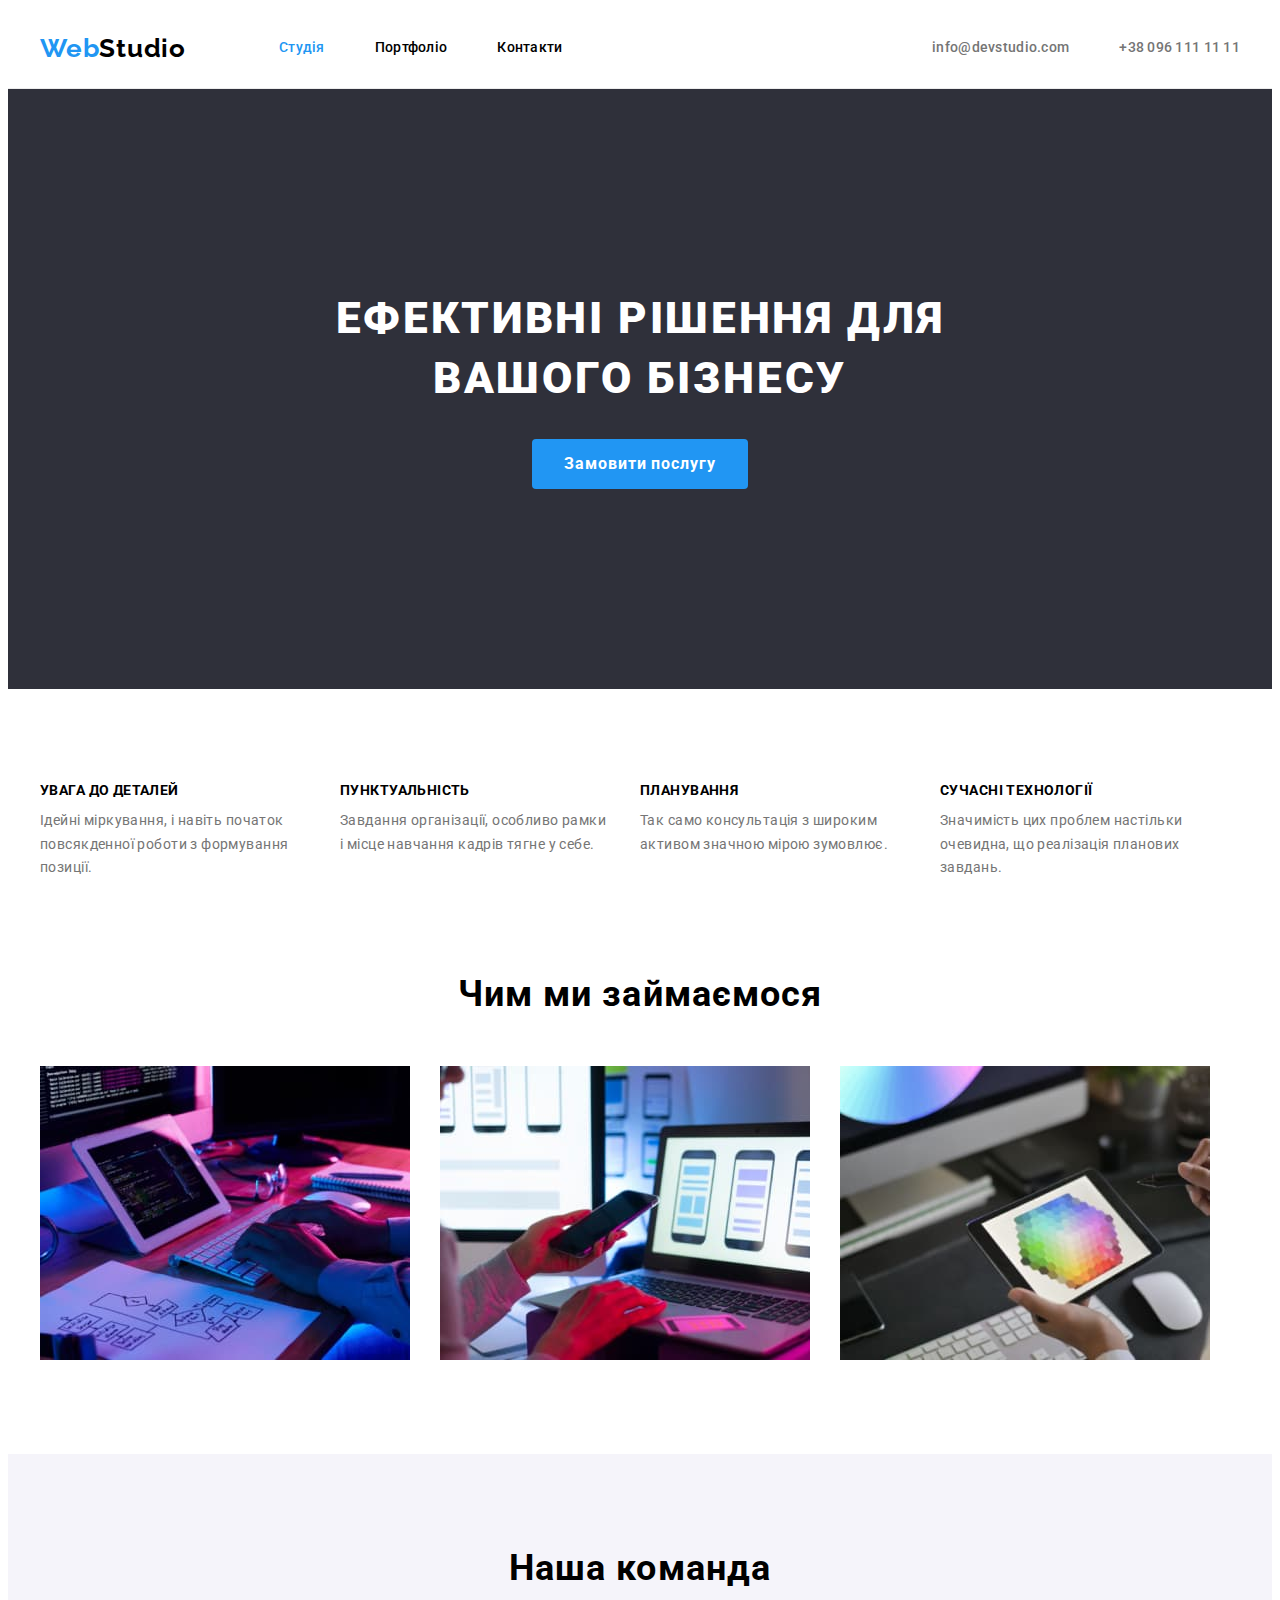
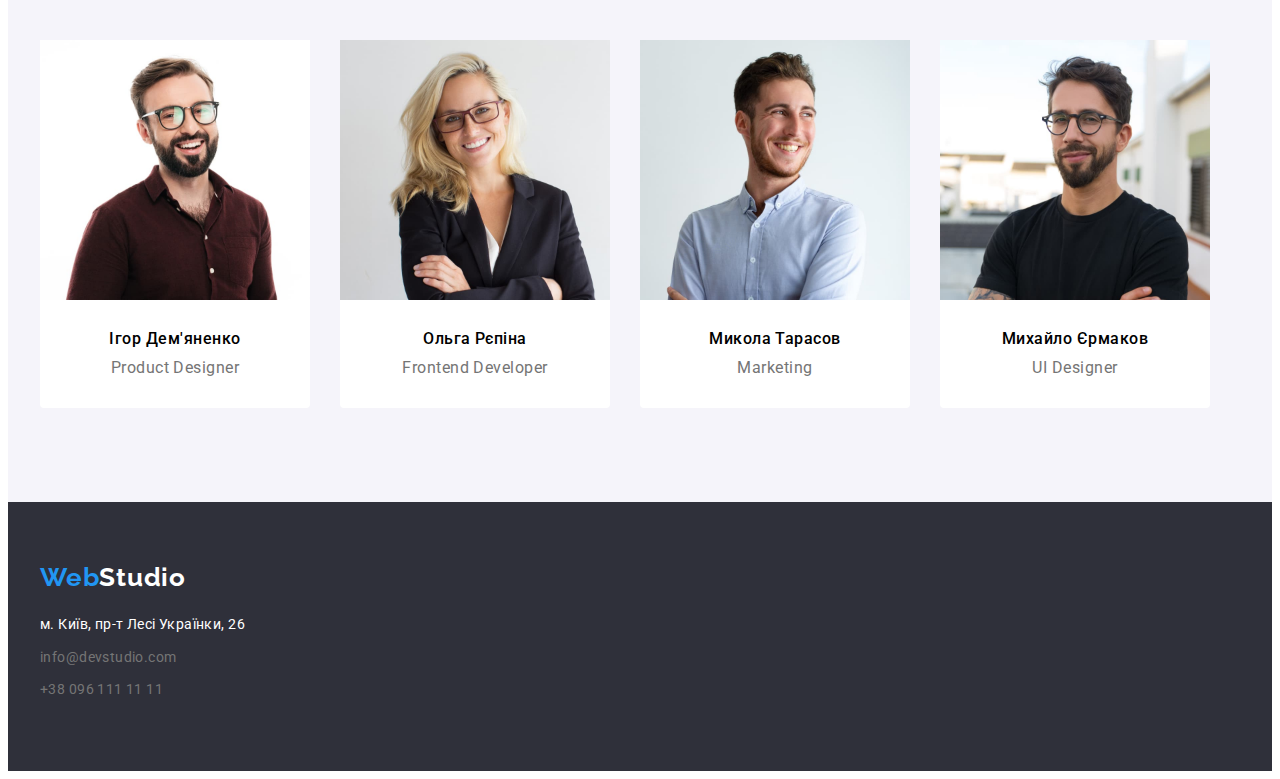
<file: index.html>
<!DOCTYPE html>
<html lang="uk">
<head>
    <meta charset="UTF-8">
    <meta http-equiv="X-UA-Compatible" content="IE=edge">
    <meta name="viewport" content="width=device-width, initial-scale=1.0">
    <title>&#128169;Головна</title>
    <link rel="preconnect" href="https://fonts.googleapis.com"> 
<link rel="preconnect" href="https://fonts.gstatic.com" crossorigin> 
<link href="https://fonts.googleapis.com/css2?&family=Raleway:wght@700&family=Roboto:wght@400;500;700;900&display=swap" rel="stylesheet">
<link rel="stylesheet" href="https://cdnjs.cloudflare.com/ajax/libs/modern-normalize/1.1.0/modern-normalize.min.css" integrity="sha512-wpPYUAdjBVSE4KJnH1VR1HeZfpl1ub8YT/NKx4PuQ5NmX2tKuGu6U/JRp5y+Y8XG2tV+wKQpNHVUX03MfMFn9Q==" crossorigin="anonymous" referrerpolicy="no-referrer" />
    <link rel="stylesheet" href="./css/style.css">
</head>
<body>
    <!-------------------- Шапка ---------------------->
    <header class="header">
        <div class="container header-container">
            <nav class="header-nav">
                <a href="./index.html" class="header-logo">Web<span class="span-header-logo">Studio</span></a>
                <ul class="header-list">
                    <li class="header-item"><a href="./index.html" class="link current">Студія</a></li>
                    <li class="header-item"><a href="./portfolio.html" class="link">Портфоліо</a></li>
                    <li class="header-item"><a href="#" class="link">Контакти</a></li>
                </ul>
            </nav>
    <ul class="header-adress">
        <li class="header-adress-item"><a href="mailto:info@devstudio.com" class="header-adress-link">info@devstudio.com</a></li>
        <li class="header-adress-item"><a href="tel:+380961111111" class="header-adress-link">+38 096 111 11 11</a></li>
    </ul>
        </div>
    </header>
    <main>
    <!-- Герой -->
    <section class="hero">
        <h1 class="hero-h-one">Ефективні рішення для вашого бізнесу</h1>
        <button type="button" class="hero-btn">Замовити послугу</button>
    </section>

<!-- Чому ми? -->
    <section class="advantages">
        <div class="container advantages-container">
            <h2 class="visually-hidden">Чому ми?</h2>
            <ul class="advantages-list">
                <li class="advantages-item">
                    <h3 class="advantages-h-three">Увага до деталей</h3>
                    <p class="advantages-text">Ідейні міркування, і навіть початок повсякденної роботи з формування позиції.</p>
                </li>
                <li class="advantages-item">
                    <h3 class="advantages-h-three">Пунктуальність</h3>
                    <p class="advantages-text">Завдання організації, особливо рамки і місце навчання кадрів тягне у себе.</p>
                </li>
                <li class="advantages-item">
                    <h3 class="advantages-h-three">Планування</h3>
                    <p class="advantages-text">Так само консультація з широким активом значною мірою зумовлює.</p>
                </li>
                <li class="advantages-item">
                    <h3 class="advantages-h-three">Сучасні технології</h3>
                    <p class="advantages-text">Значимість цих проблем настільки очевидна, що реалізація планових завдань.</p>
                </li>
            </ul>
        </div>
    </section>

<!-- Чим ми займаємося -->
    <section class="about">
        <div class="container about-container">
            <h2 class="about-h-two">Чим ми займаємося</h2>
            <ul class="about-list">
                <li class="about-item"><img src="./images/program.jpg" alt="Програмування" width="370" height="294"></li>
                <li class="about-item"><img src="./images/devise.jpg" alt="Адаптація" width="370" height="294"></li>
                <li class="about-item"><img src="./images/color.jpg" alt="Дизайн" width="370" height="294"></li>
            </ul>
        </div>
    </section>
    <!-- Команда -->
    <section class="team">
        <div class="container team-container">
            <h2 class="team-h-two">Наша команда</h2>
            <ul class="team-list">
                <li class="team-item">
                    <img src="./images/igor_demyanenko.jpg" alt="Ігор Дем'яненко" width="270" height="260">
                    <h3 class="team-h-three">Ігор Дем'яненко</h3>
                    <p class="team-text">Product Designer</p>
                </li>
                <li class="team-item">
                    <img src="./images/olga_repina.jpg" alt="Ольга Рєпіна" width="270" height="260">
                    <h3 class="team-h-three">Ольга Рєпіна</h3>
                    <p class="team-text">Frontend Developer</p>
                </li>
                <li class="team-item">
                    <img src="./images/mikola_tarasov.jpg" alt="Микола Тарасов" width="270" height="260">
                    <h3 class="team-h-three">Микола Тарасов</h3>
                    <p class="team-text">Marketing</p>
                </li>
                <li class="team-item">
                    <img src="./images/mihaylo_ermak.jpg" alt="Михайло Єрмаков" width="270" height="260">
                    <h3 class="team-h-three">Михайло Єрмаков</h3>
                    <p class="team-text">UI Designer</p>
                </li>
            </ul>
        </div>
    </section>
    </main>
    <!-- Укриття -->
    <footer class="footer">
        <div class="container footer-container">
            <a href="./index.html" class="footer-logo">Web<span class="span-footer-logo">Studio</span></a>
            <address class="address">
        <ul class="footer-list">
            <li class="footer-item"><a href="https://goo.gl/maps/U3GMHrHtX6qRxoSj9" rel="noopener nofollow noreferrer" target="_blank" class="map">м. Київ, пр-т Лесі Українки, 26</a></li>
            <li class="footer-item"><a href="mailto:info@devstudio.com" class="footer-adress-link">info@devstudio.com</a></li>
            <li class="footer-item"><a href="tel:+380961111111" class="footer-adress-link">+38 096 111 11 11</a></li>
        </ul>
            </address>
        </div>
    </footer>
</body>
</html>
</file>
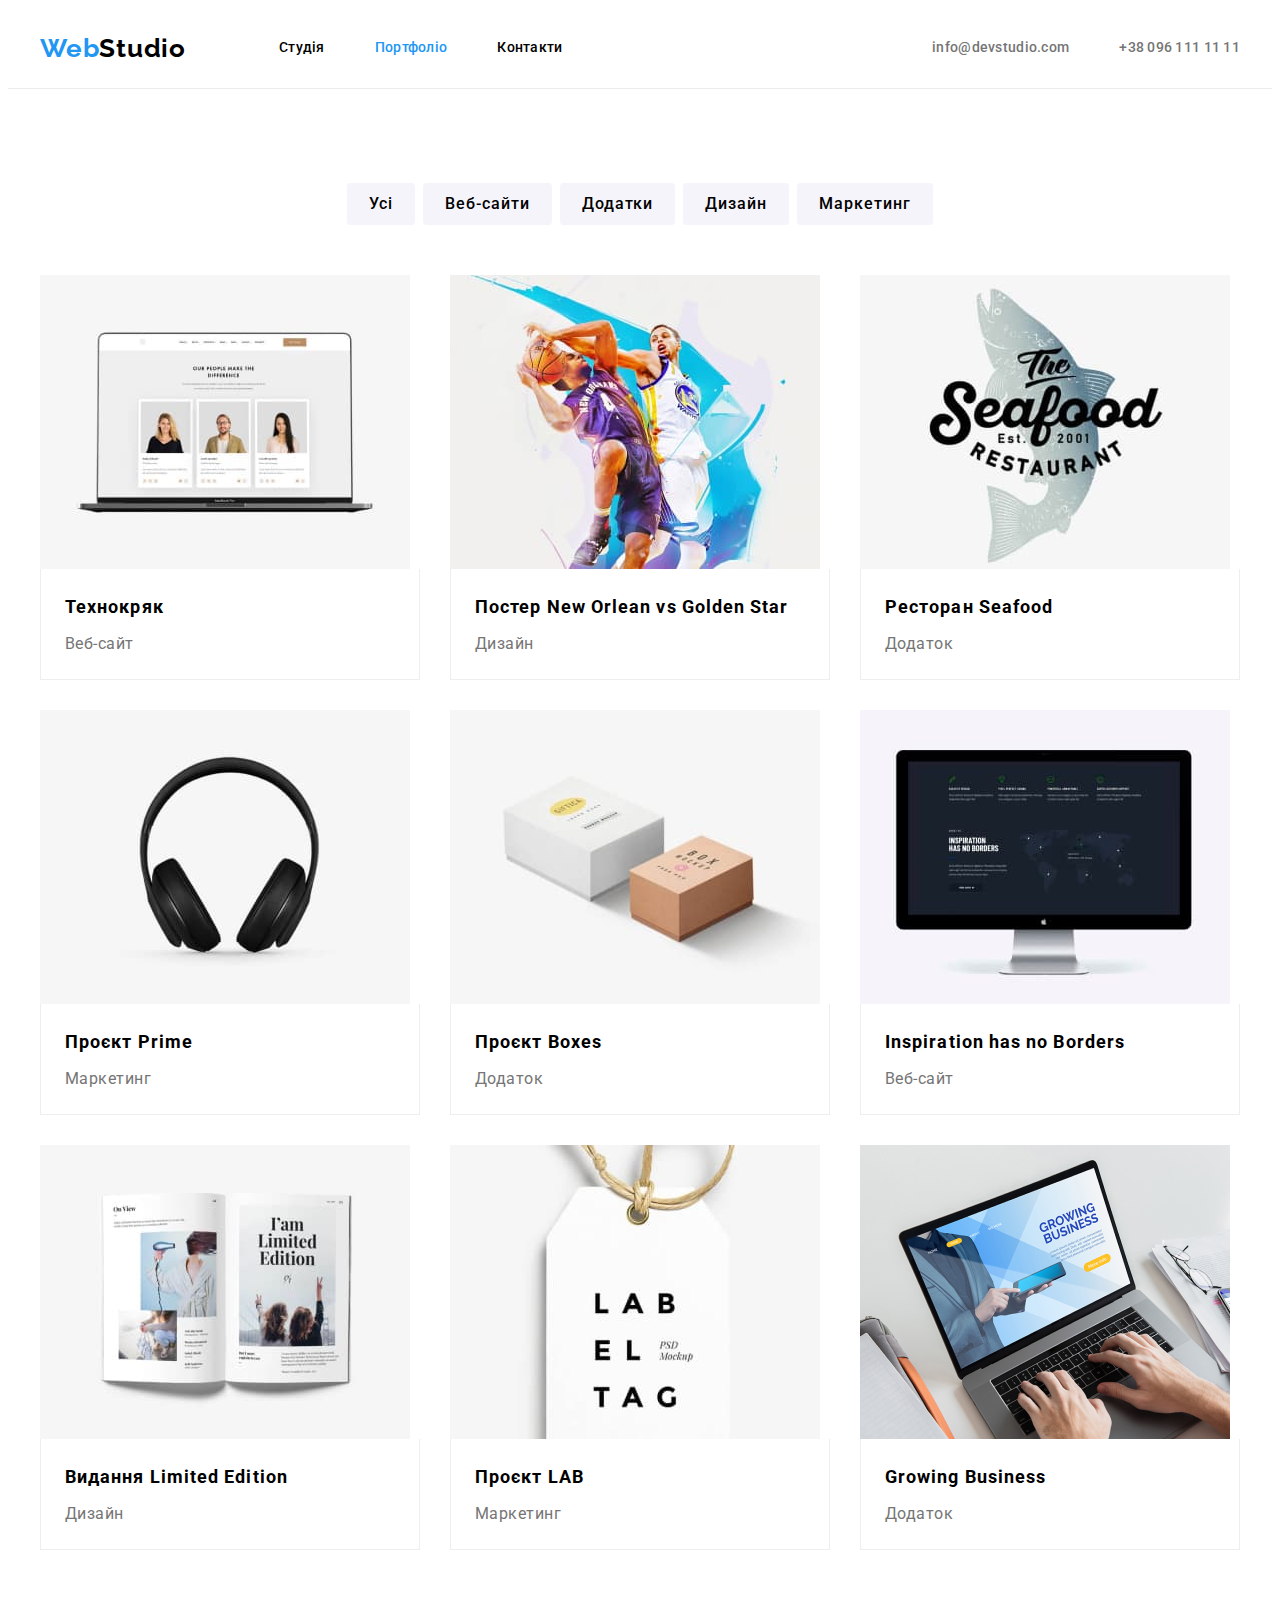
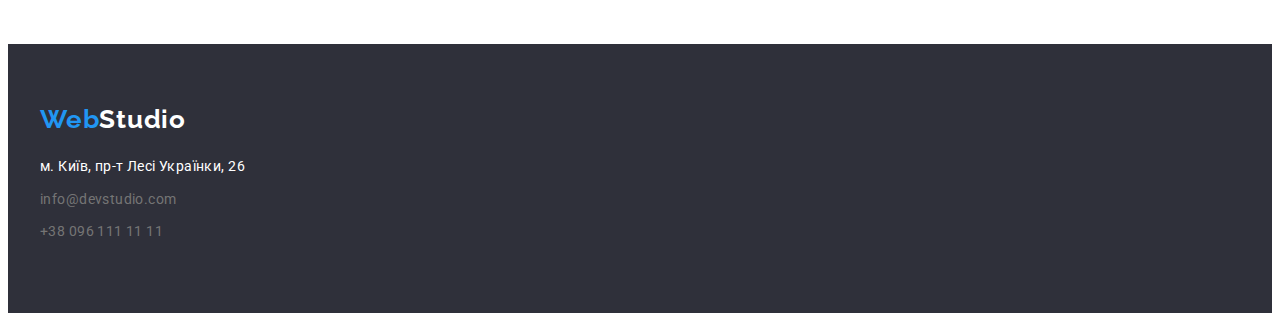
<file: portfolio.html>
<!DOCTYPE html>
<html lang="en">
<head>
    <meta charset="UTF-8">
    <meta http-equiv="X-UA-Compatible" content="IE=edge">
    <meta name="viewport" content="width=device-width, initial-scale=1.0">
    <title>Portfolio</title>
    <link rel="preconnect" href="https://fonts.googleapis.com"> 
<link rel="preconnect" href="https://fonts.gstatic.com" crossorigin> 
<link href="https://fonts.googleapis.com/css2?&family=Raleway:wght@700&family=Roboto:wght@400;500;700;900&display=swap" rel="stylesheet">
<link rel="stylesheet" href="https://cdnjs.cloudflare.com/ajax/libs/modern-normalize/1.1.0/modern-normalize.min.css" integrity="sha512-wpPYUAdjBVSE4KJnH1VR1HeZfpl1ub8YT/NKx4PuQ5NmX2tKuGu6U/JRp5y+Y8XG2tV+wKQpNHVUX03MfMFn9Q==" crossorigin="anonymous" referrerpolicy="no-referrer" />
    <link rel="stylesheet" href="./css/style.css">
</head>
<body>
    <!-------------------- Шапка ---------------------->
    <header class="header">
        <div class="container header-container">
            <nav class="header-nav">
                <a href="./index.html" class="header-logo">Web<span class="span-header-logo">Studio</span></a>
                <ul class="header-list">
                    <li class="header-item"><a href="./index.html" class="link">Студія</a></li>
                    <li class="header-item"><a href="./portfolio.html" class="link current">Портфоліо</a></li>
                    <li class="header-item"><a href="#" class="link">Контакти</a></li>
                </ul>
            </nav>
    <ul class="header-adress">
        <li class="header-adress-item"><a href="mailto:info@devstudio.com" class="header-adress-link">info@devstudio.com</a></li>
        <li class="header-adress-item"><a href="tel:+380961111111" class="header-adress-link">+38 096 111 11 11</a></li>
    </ul>
        </div>
    </header>
<main>
    <!-------------------- Наші роботи ---------------------->
    <section class="works">
        <div class="container works-container">
            <h1 class="visually-hidden">Наші роботи</h1>
                <ul class="works-list-top">
                    <li class="works-item-top"><button type="button" class="button-all btn">Усі</button></li>
                    <li class="works-item-top"><button type="button" class="button-web btn">Веб-сайти</button></li>
                    <li class="works-item-top"><button type="button" class="button-add btn">Додатки</button></li>
                    <li class="works-item-top"><button type="button" class="button-design btn">Дизайн</button></li>
                    <li class="works-item-top"><button type="button" class="button-mark btn">Маркетинг</button></li>
                </ul>
                <ul class="works-list-bottom">
                    <li class="works-item-bottom cards">
                            <a class="works-link" href="#1">
                                    <img src="./images/technokrak.jpg" alt="Технокряк" width="370" height="294">
                                <div class="border-text-card">
                                    <h2 class="works-h-two">Технокряк</h2>
                                    <p class="works-text">Веб-сайт</p>
                                </div>
                            </a>
                    </li>
                    <li class="works-item-bottom cards">
                    <a class="works-link" href="#2">
                                    <img src="./images/basketball.jpg" alt="Постер New Orlean vs Golden Star" width="370" height="294">
                                <div class="border-text-card">
                                    <h2 class="works-h-two">Постер New Orlean vs Golden Star</h2>
                                    <p class="works-text">Дизайн</p>
                                </div>
                            </a>    
                    </li>
                    <li class="works-item-bottom cards">
                            <a class="works-link" href="#3">
                                    <img src="./images/restaurant.jpg" alt="Ресторан Seafood" width="370" height="294">
                                <div class="border-text-card">
                                    <h2 class="works-h-two">Ресторан Seafood</h2>
                                    <p class="works-text">Додаток</p>
                                </div>
                            </a>
                    </li>
                    <li class="works-item-bottom cards">
                            <a class="works-link" href="#4">
                                    <img src="./images/voise.jpg" alt="Проєкт Prime" width="370" height="294">
                                <div class="border-text-card">
                                    <h2 class="works-h-two">Проєкт Prime</h2>
                                    <p class="works-text">Маркетинг</p>
                                </div>
                            </a>
                    </li>
                    <li class="works-item-bottom cards">
                            <a class="works-link" href="#5">
                                    <img src="./images/boxes.jpg" alt="Проєкт Boxes" width="370" height="294">
                                <div class="border-text-card">
                                    <h2 class="works-h-two">Проєкт Boxes</h2>
                                    <p class="works-text">Додаток</p>
                                </div>
                            </a>
                    </li>
                    <li class="works-item-bottom cards">
                            <a class="works-link" href="#6">
                                    <img src="./images/computer.jpg" alt="Inspiration has no Borders" width="370" height="294">
                                <div class="border-text-card">
                                    <h2 class="works-h-two">Inspiration has no Borders</h2>
                                    <p class="works-text">Веб-сайт</p>
                                </div>
                            </a>
                    </li>
                    <li class="works-item-bottom cards">
                            <a class="works-link" href="#7">
                                    <img src="./images/book.jpg" alt="Видання Limited Edition" width="370" height="294">
                                <div class="border-text-card">
                                    <h2 class="works-h-two">Видання Limited Edition</h2>
                                    <p class="works-text">Дизайн</p>
                                </div>
                            </a>
                    </li>
                    <li class="works-item-bottom cards">
                            <a class="works-link" href="#8">
                                    <img src="./images/ticket.jpg" alt="Проєкт LAB" width="370" height="294">
                                <div class="border-text-card">
                                    <h2 class="works-h-two">Проєкт LAB</h2>
                                    <p class="works-text">Маркетинг</p>
                                </div>
                            </a>
                    </li>
                    <li class="works-item-bottom cards">
                            <a class="works-link" href="#9">
                                    <img src="./images/laptop.jpg" alt="Growing Business" width="370" height="294">
                                <div class="border-text-card">
                                    <h2 class="works-h-two">Growing Business</h2>
                                    <p class="works-text">Додаток</p>
                                </div>
                            </a>
                    </li>
                </ul>
        </div>
    </section>
</main>
    <!-------------------- Укриття ---------------------->
    <footer class="footer">
        <div class="container footer-container">
            <a href="./index.html" class="footer-logo">Web<span class="span-footer-logo">Studio</span></a>
            <address class="address">
        <ul class="footer-list">
            <li class="footer-item"><a href="https://goo.gl/maps/U3GMHrHtX6qRxoSj9" rel="noopener nofollow noreferrer" target="_blank" class="map">м. Київ, пр-т Лесі Українки, 26</a></li>
            <li class="footer-item"><a href="mailto:info@devstudio.com" class="footer-adress-link">info@devstudio.com</a></li>
            <li class="footer-item"><a href="tel:+380961111111" class="footer-adress-link">+38 096 111 11 11</a></li>
        </ul>
            </address>
        </div>
    </footer>
</body>
</html>
</file>
<file: css/style.css>
:root {
  --background-btn: #f5f4fa;
  --background-hero: #2f303a;
  --text-color: #000000;
  --hover-color: #2196f3;
  --adress-color: #757575;
  --secondary-hover: #ffffff;
}
h1,
h2,
h3,
h4,
h5,
h6,
ul,
p {
  margin: 0px;
  padding: 0px;
  border: 0px;
}

address {
  font-style: normal;
}

a {
  text-decoration: none;
}

img {
  display: block;
}

section {
  /* outline: 2px solid red; */
}
.container {
  width: 1200px;
  padding-left: 15px;
  padding-right: 15px;
  margin: 0 auto;
}

/* --------------------------------------------- Шапка --------------------------------------------- */
.header {
  /* padding: 25px 215px; */
  border-bottom: 1px solid #ececec;
}
.header-container {
  display: flex;
  /* justify-content: space-between; */
}
.header-logo {
  font-family: "Raleway", sens-serif;
  font-weight: 700;
  font-size: 26px;
  line-height: 1.19;
  letter-spacing: 0.03em;
  color: var(--hover-color);
  text-decoration: none;
  display: inline-block;
  margin-right: 93px;
}
.span-header-logo {
  font-family: "Raleway", sens-serif;
  font-weight: 700;
  font-size: 26px;
  line-height: 1.19;
  letter-spacing: 0.03em;
  color: var(--text-color);
  display: inline-block;
}
.header-nav {
  display: flex;
  align-items: center;
}
.header-list {
  list-style: none;
  display: flex;
  gap: 50px;
}
.link {
  text-decoration: none;
  font-family: "Roboto", sans-serif;
  font-weight: 500;
  font-size: 14px;
  line-height: 1.14;
  letter-spacing: 0.02em;
  color: var(--text-color);
  display: inline-block;
  padding-top: 32px;
  padding-bottom: 32px;
}
.link:hover {
  color: var(--hover-color);
}
.link:focus {
  color: var(--hover-color);
}
.header-adress {
  list-style: none;
  display: flex;
  margin-left: auto;
  gap: 50px;
  align-items: center;
}
.header-adress-link {
  text-decoration: none;
  font-family: "Roboto", sans-serif;
  font-weight: 500;
  font-size: 14px;
  line-height: 1.14;
  letter-spacing: 0.02em;
  color: var(--adress-color);
  display: inline-block;
  padding-top: 32px;
  padding-bottom: 32px;
}
.header-adress-link:hover {
  color: var(--hover-color);
}
.header-adress-link:focus {
  color: var(--hover-color);
}
.current {
  color: var(--hover-color);
}
/* --------------------------------------------- Герой --------------------------------------------- */
.hero {
  background-color: var(--background-hero);
  text-align: center;
  padding-top: 200px;
  padding-bottom: 200px;
}

.hero-h-one {
  font-family: "Roboto";
  font-weight: 900;
  font-size: 44px;
  line-height: 1.36em;
  /* text-align: center; */
  letter-spacing: 0.06em;
  text-transform: uppercase;
  color: var(--secondary-hover);
  text-align: center;
  max-width: 696px;
  margin: 0 auto 30px;
}
.hero-btn {
  font-family: "Roboto";
  font-weight: 700;
  font-size: 16px;
  line-height: 1.87;
  letter-spacing: 0.06em;
  color: var(--secondary-hover);
  background: var(--hover-color);
  border-radius: 4px;
  border: none;
  cursor: pointer;
  display: inline;
  width: 216px;
  height: 50px;
}
.hero-btn:hover {
  background-color: #188ce8;
}
.hero-btn:focus {
  background-color: #188ce8;
}
.btn {
  cursor: pointer;
  font-family: "Roboto";
  font-weight: 500;
  font-size: 16px;
  line-height: 30px;
  display: flex;
  align-items: center;
  text-align: center;
  letter-spacing: 0.06em;
  color: var(--text-color);
  background: var(--background-btn);
  border-radius: 4px;
  border: none;
}
.btn:hover {
  background-color: var(--hover-color);
  color: var(--secondary-hover);
}
.btn:focus {
  background-color: var(--hover-color);
  color: var(--secondary-hover);
}
/* --------------------------------------------- Чому ми? --------------------------------------------- */
.visually-hidden {
  position: absolute;
  white-space: nowrap;
  width: 1px;
  height: 1px;
  overflow: hidden;
  border: 0;
  padding: 0;
  clip: rect(0 0 0 0);
  clip-path: inset(50%);
  margin: -1px;
}

.advantages {
  padding-top: 94px;
  padding-bottom: 94px;
}

.advantages-item {
  width: 270px;
}

.advantages-list {
  list-style: none;
  display: flex;
  /* align-items: center; */
  gap: 30px;
}
.advantages-h-three {
  font-family: "Roboto";
  font-weight: 700;
  font-size: 14px;
  line-height: 1.14;
  letter-spacing: 0.03em;
  text-transform: uppercase;
  color: var(--text-color);
  margin-bottom: 10px;
}

.advantages-text {
  font-family: "Roboto";
  font-weight: 400;
  font-size: 14px;
  line-height: 1.71;
  letter-spacing: 0.03em;
  color: var(--adress-color);
}
/* --------------------------------------------- Чим ми займаємося --------------------------------------------- */

.about {
  padding-bottom: 94px;
}

.about-list {
  list-style: none;
  display: flex;
  align-items: center;
  gap: 30px;
}

.about-container {
  text-align: center;
}

.about-h-two {
  font-family: "Roboto";
  font-weight: 700;
  font-size: 36px;
  line-height: 1.16;
  /* text-align: center; */
  letter-spacing: 0.03em;
  color: var(--text-color);
  margin-bottom: 50px;
}
/* --------------------------------------------- Команда --------------------------------------------- */
.team {
  background: #f5f4fa;
  padding-top: 94px;
  padding-bottom: 94px;
}

.team-container {
  margin: 0 auto;
  text-align: center;
}

.team-list {
  list-style: none;
  display: flex;
  gap: 30px;
  /* outline: 2px solid red; */
}
.team-item {
  background: var(--secondary-hover);
  padding-bottom: 30px;
  border-radius: 0px 0px 4px 4px;
  flex-wrap: wrap;
  max-width: 270px;
}
.team-h-two {
  font-family: "Roboto";
  font-weight: 700;
  font-size: 36px;
  line-height: 1.16;
  /* text-align: center; */
  letter-spacing: 0.03em;
  color: var(--text-color);
  margin-bottom: 50px;
}
.team-h-three {
  font-family: "Roboto";
  font-weight: 500;
  font-size: 16px;
  line-height: 1.18;
  letter-spacing: 0.03em;
  margin-top: 30px;
}
.team-text {
  font-family: "Roboto";
  font-weight: 400;
  font-size: 16px;
  line-height: 1.18;
  letter-spacing: 0.03em;
  color: var(--adress-color);
  margin-top: 10px;
}
/* --------------------------------------------- Укриття --------------------------------------------- */
.footer {
  background-color: #2f303a;
  padding-top: 60px;
  padding-bottom: 60px;
}

.footer-logo {
  font-family: "Raleway", sens-serif;
  font-weight: 700;
  font-size: 26px;
  line-height: 1.19;
  letter-spacing: 0.03em;
  color: var(--hover-color);
  text-decoration: none;
  display: inline-block;
  margin-bottom: 20px;
}
.span-footer-logo {
  color: var(--secondary-hover);
}

.footer-list {
  list-style: none;
}

.footer-item {
  margin-bottom: 9px;
}

.map {
  font-family: "Roboto";
  font-weight: 400;
  font-size: 14px;
  line-height: 1.71;
  letter-spacing: 0.03em;
  color: var(--secondary-hover);
}
.map:focus {
  color: var(--hover-color);
}
.map:hover {
  color: var(--hover-color);
}
.footer-adress-link {
  font-family: "Roboto";
  font-weight: 400;
  font-size: 14px;
  line-height: 1.71;
  letter-spacing: 0.03em;
  color: var(--adress-color);
}
.footer-adress-link:focus {
  color: var(--hover-color);
}
.footer-adress-link:hover {
  color: var(--hover-color);
}
/* --------------------------------------------- Страница Портфолио --------------------------------------------- */

.works {
  padding-top: 94px;
  padding-bottom: 94px;
}

.works-container {
  /* display: flex; */
}
.works-list-top {
  list-style: none;
  display: flex;
  gap: 8px;
  align-items: center;
  justify-content: center;
  margin-bottom: 50px;
}

.button-all {
  padding: 6px 22px;
}
.button-web {
  padding: 6px 22px;
}
.button-add {
  padding: 6px 22px;
}
.button-design {
  padding: 6px 22px;
}
.button-mark {
  padding: 6px 22px;
}

.works-list-bottom {
  list-style: none;
  display: flex;
  flex-wrap: wrap;
  gap: 30px;
}

.works-item-bottom {
  /* align-items: center; */
  /* border: 1px solid #eeeeee; */
}

.works-list-btn {
  display: flex;
}

.works-h-two {
  font-family: "Roboto", sans-serif;
  font-weight: 700;
  font-size: 18px;
  line-height: 2;
  letter-spacing: 0.06em;
  color: var(--text-color);
  margin-bottom: 4px;
}

.cards {
  flex-basis: calc((100% - 60px) / 3);
}

.border-text-card {
  border-right: 1px solid #eeeeee;
  border-bottom: 1px solid #eeeeee;
  border-left: 1px solid #eeeeee;
  /* width: 322px; */
  align-items: center;
  /* margin: 0 auto; */
  padding: 20px 24px;
}

.works-text {
  font-family: "Roboto";
  font-weight: 400;
  font-size: 16px;
  line-height: 1.87;
  letter-spacing: 0.03em;
  color: var(--adress-color);
}
</file>
